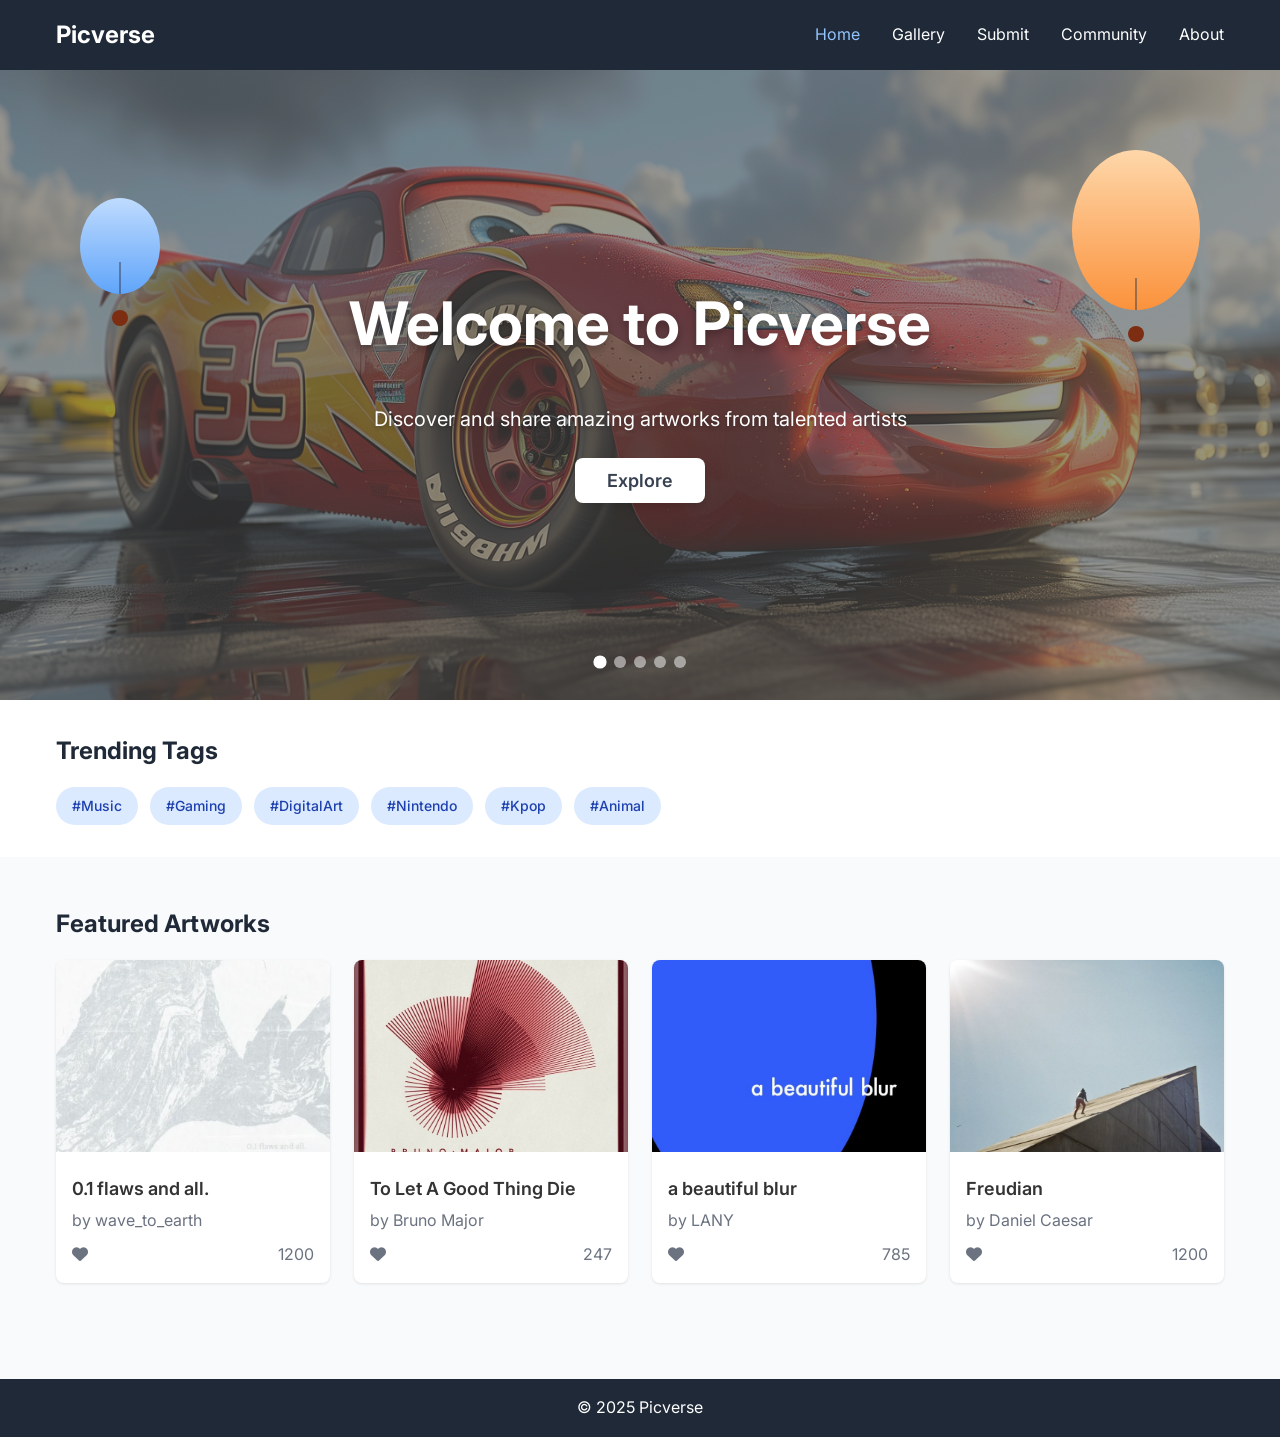
<file: HTML/index.html>
<!DOCTYPE html>
<html lang="en">

<head>
    <meta charset="UTF-8">
    <meta name="viewport" content="width=device-width, initial-scale=1.0">
    <title>Picverse - Art Sharing Platform</title>
    <link rel="stylesheet" href="../CSS/style.css">
    <link href="https://fonts.googleapis.com/css2?family=Inter:wght@300;400;500;600;700&display=swap" rel="stylesheet">
    <link rel="stylesheet" href="https://cdnjs.cloudflare.com/ajax/libs/font-awesome/6.0.0/css/all.min.css">
</head>

<body>
    <nav class="navbar">
        <div class="nav-container">
            <a href="index.html" class="nav-logo">Picverse</a>
            <div class="nav-menu">
                <a href="index.html" class="nav-link active">Home</a>
                <a href="gallery.html" class="nav-link">Gallery</a>
                <a href="submit.html" class="nav-link">Submit</a>
                <a href="community.html" class="nav-link">Community</a>
                <a href="about.html" class="nav-link">About</a>
            </div>
        </div>
    </nav>

    <section class="hero-section">
        <div class="slideshow-container">
            <div class="slideshow-image active" style="background-image: url('../assets/images/slideshow1.jpg')"></div>
            <div class="slideshow-image" style="background-image: url('../assets/images/slideshow2.jpg')"></div>
            <div class="slideshow-image" style="background-image: url('../assets/images/slideshow3.jpg')"></div>
            <div class="slideshow-image" style="background-image: url('../assets/images/slideshow4.jpg')"></div>
            <div class="slideshow-image" style="background-image: url('../assets/images/slideshow5.jpg')"></div>
        </div>
        <div class="hero-overlay"></div>

        <div class="floating-balloon balloon-1">
            <div class="balloon orange-balloon">
                <div class="balloon-string"></div>
                <div class="balloon-weight"></div>
            </div>
        </div>
        <div class="floating-balloon balloon-2">
            <div class="balloon blue-balloon">
                <div class="balloon-string"></div>
                <div class="balloon-weight"></div>
            </div>
        </div>

        <div class="hero-content">
            <h1 class="hero-title">Welcome to Picverse</h1>
            <p class="hero-subtitle">Discover and share amazing artworks from talented artists</p>
            <a href="gallery.html" class="hero-btn">Explore</a>
        </div>

        <div class="slideshow-indicators">
            <button class="indicator active" data-slide="0"></button>
            <button class="indicator" data-slide="1"></button>
            <button class="indicator" data-slide="2"></button>
            <button class="indicator" data-slide="3"></button>
            <button class="indicator" data-slide="4"></button>
        </div>
    </section>

    <section class="trending-section">
        <div class="container">
            <h2 class="section-title">Trending Tags</h2>
            <div class="trending-tags">
                <span class="trending-tag">#Music</span>
                <span class="trending-tag">#Gaming</span>
                <span class="trending-tag">#DigitalArt</span>
                <span class="trending-tag">#Nintendo</span>
                <span class="trending-tag">#Kpop</span>
                <span class="trending-tag">#Animal</span>
            </div>
        </div>
    </section>

    <section class="featured-section">
        <div class="container">
            <h2 class="section-title">Featured Artworks</h2>
            <div class="featured-grid">
                <div class="artwork-card" data-id="1">
                    <img src="../assets/images/artwork1.jpg" alt="0.1 flaws and all.">
                    <div class="card-content">
                        <h3 class="card-title">0.1 flaws and all.</h3>
                        <p class="card-artist">by wave_to_earth</p>
                        <div class="card-stats">
                            <i class="fas fa-heart"></i>
                            <span>1200</span>
                        </div>
                    </div>
                </div>
                <div class="artwork-card" data-id="2">
                    <img src="../assets/images/to let a good thing die.jpg" alt="To Let A Good Thing Die">
                    <div class="card-content">
                        <h3 class="card-title">To Let A Good Thing Die</h3>
                        <p class="card-artist">by Bruno Major</p>
                        <div class="card-stats">
                            <i class="fas fa-heart"></i>
                            <span>247</span>
                        </div>
                    </div>
                </div>
                <div class="artwork-card" data-id="3">
                    <img src="../assets/images/a beautiful blur.jpg" alt="a beautiful blur">
                    <div class="card-content">
                        <h3 class="card-title">a beautiful blur</h3>
                        <p class="card-artist">by LANY</p>
                        <div class="card-stats">
                            <i class="fas fa-heart"></i>
                            <span>785</span>
                        </div>
                    </div>
                </div>
                <div class="artwork-card" data-id="4">
                    <img src="../assets/images/freaudian.jpg" alt="Freudian">
                    <div class="card-content">
                        <h3 class="card-title">Freudian</h3>
                        <p class="card-artist">by Daniel Caesar</p>
                        <div class="card-stats">
                            <i class="fas fa-heart"></i>
                            <span>1200</span>
                        </div>
                    </div>
                </div>
            </div>
        </div>
    </section>

    <footer class="footer">
        <p>&copy; 2025 Picverse</p>
    </footer>

    <script src="../JS/script.js"></script>
</body>

</html>
</file>
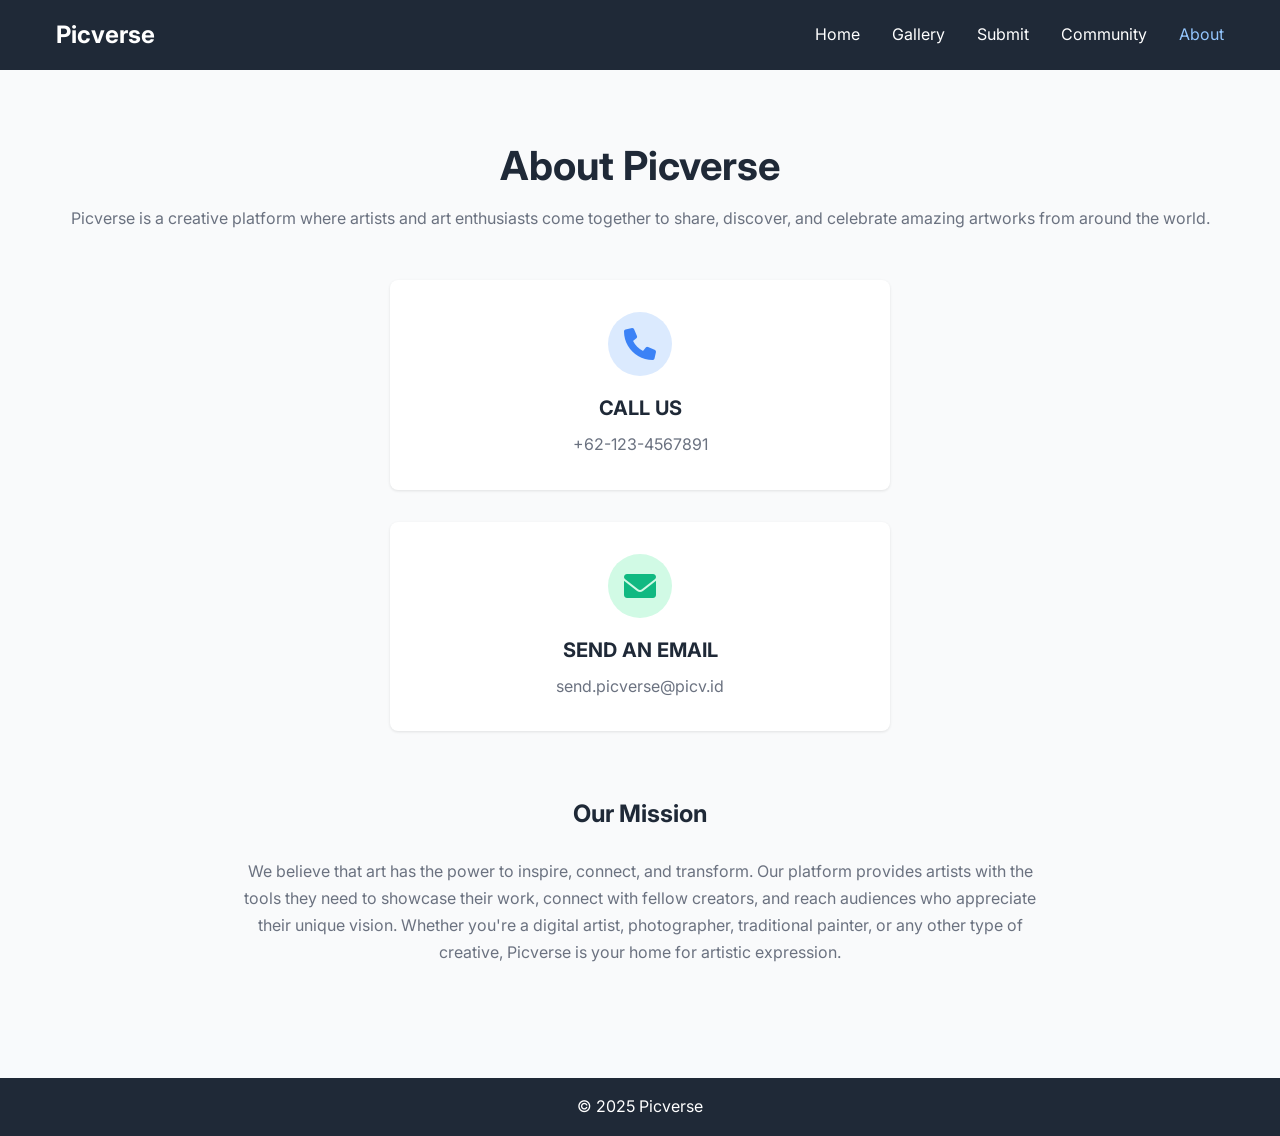
<file: HTML/about.html>
<!DOCTYPE html>
<html lang="en">

<head>
    <meta charset="UTF-8">
    <meta name="viewport" content="width=device-width, initial-scale=1.0">
    <title>About - Picverse</title>
    <link rel="stylesheet" href="../CSS/style.css">
    <link href="https://fonts.googleapis.com/css2?family=Inter:wght@300;400;500;600;700&display=swap" rel="stylesheet">
    <link rel="stylesheet" href="https://cdnjs.cloudflare.com/ajax/libs/font-awesome/6.0.0/css/all.min.css">
</head>

<body>
    <nav class="navbar">
        <div class="nav-container">
            <a href="index.html" class="nav-logo">Picverse</a>
            <div class="nav-menu">
                <a href="index.html" class="nav-link">Home</a>
                <a href="gallery.html" class="nav-link">Gallery</a>
                <a href="submit.html" class="nav-link">Submit</a>
                <a href="community.html" class="nav-link">Community</a>
                <a href="about.html" class="nav-link active">About</a>
            </div>
        </div>
    </nav>

    <div class="about-page">
        <div class="container">
            <div class="about-header">
                <h1 class="page-title">About Picverse</h1>
                <p class="page-subtitle">
                    Picverse is a creative platform where artists and art enthusiasts come together to share, discover, and celebrate amazing artworks from around the world.
                </p>
            </div>

            <div class="contact-grid">
                <div class="contact-card">
                    <div class="contact-icon phone-icon">
                        <i class="fas fa-phone"></i>
                    </div>
                    <h3 class="contact-title">CALL US</h3>
                    <p class="contact-info">+62-123-4567891</p>
                </div>

                <div class="contact-card">
                    <div class="contact-icon email-icon">
                        <i class="fas fa-envelope"></i>
                    </div>
                    <h3 class="contact-title">SEND AN EMAIL</h3>
                    <p class="contact-info">send.picverse@picv.id</p>
                </div>
            </div>

            <div class="mission-section">
                <h2 class="mission-title">Our Mission</h2>
                <p class="mission-text">
                    We believe that art has the power to inspire, connect, and transform. Our platform provides artists with the tools they need to showcase their work, connect with fellow creators, and reach audiences who appreciate their unique vision. Whether you're a
                    digital artist, photographer, traditional painter, or any other type of creative, Picverse is your home for artistic expression.
                </p>
            </div>
        </div>
    </div>

    <footer class="footer">
        <p>&copy; 2025 Picverse</p>
    </footer>

    <script src="../JS/script.js"></script>
</body>

</html>
</file>
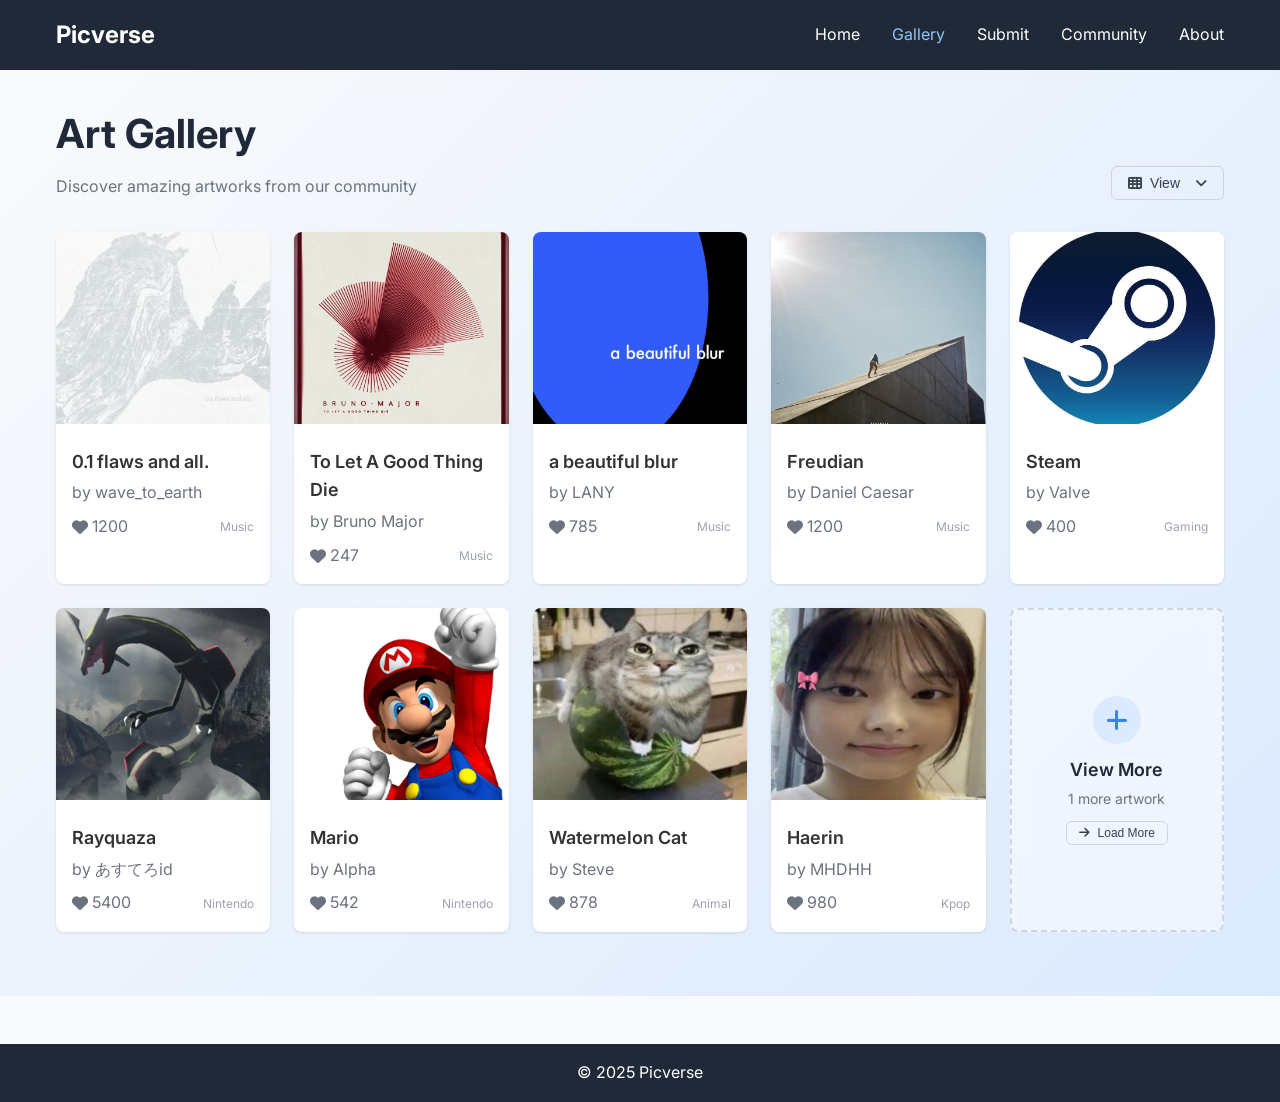
<file: HTML/gallery.html>
<!DOCTYPE html>
<html lang="en">

<head>
    <meta charset="UTF-8">
    <meta name="viewport" content="width=device-width, initial-scale=1.0">
    <title>Gallery - Picverse</title>
    <link rel="stylesheet" href="../CSS/style.css">
    <link href="https://fonts.googleapis.com/css2?family=Inter:wght@300;400;500;600;700&display=swap" rel="stylesheet">
    <link rel="stylesheet" href="https://cdnjs.cloudflare.com/ajax/libs/font-awesome/6.0.0/css/all.min.css">
</head>

<body>
    <nav class="navbar">
        <div class="nav-container">
            <a href="index.html" class="nav-logo">Picverse</a>
            <div class="nav-menu">
                <a href="index.html" class="nav-link">Home</a>
                <a href="gallery.html" class="nav-link active">Gallery</a>
                <a href="submit.html" class="nav-link">Submit</a>
                <a href="community.html" class="nav-link">Community</a>
                <a href="about.html" class="nav-link">About</a>
            </div>
        </div>
    </nav>

    <div class="gallery-page">
        <div class="container">
            <div class="gallery-header">
                <div class="header-content">
                    <h1 class="page-title">Art Gallery</h1>
                    <p class="page-subtitle">Discover amazing artworks from our community</p>
                </div>
                <div class="header-controls">
                    <div class="dropdown">
                        <button class="btn btn-outline dropdown-toggle" id="viewBtn">
                            <i class="fas fa-th"></i>
                            <span>View</span>
                        </button>
                        <div class="dropdown-menu" id="viewDropdown">
                            <button class="dropdown-item" data-view="grid">
                                <i class="fas fa-th"></i>
                                Grid View
                            </button>
                            <button class="dropdown-item" data-view="list">
                                <i class="fas fa-list"></i>
                                List View
                            </button>
                        </div>
                    </div>
                </div>
            </div>

            <div class="gallery-grid" id="galleryGrid">
                <div class="artwork-card" data-id="1">
                    <img src="../assets/images/artwork1.jpg" alt="0.1 flaws and all.">
                    <div class="card-content">
                        <h3 class="card-title">0.1 flaws and all.</h3>
                        <p class="card-artist">by wave_to_earth</p>
                        <div class="card-stats">
                            <div>
                                <i class="fas fa-heart"></i>
                                <span>1200</span>
                            </div>
                            <span class="card-category">Music</span>
                        </div>
                    </div>
                </div>
                <div class="artwork-card" data-id="2">
                    <img src="../assets/images/to let a good thing die.jpg" alt="To Let A Good Thing Die">
                    <div class="card-content">
                        <h3 class="card-title">To Let A Good Thing Die</h3>
                        <p class="card-artist">by Bruno Major</p>
                        <div class="card-stats">
                            <div>
                                <i class="fas fa-heart"></i>
                                <span>247</span>
                            </div>
                            <span class="card-category">Music</span>
                        </div>
                    </div>
                </div>
                <div class="artwork-card" data-id="3">
                    <img src="../assets/images/a beautiful blur.jpg" alt="a beautiful blur">
                    <div class="card-content">
                        <h3 class="card-title">a beautiful blur</h3>
                        <p class="card-artist">by LANY</p>
                        <div class="card-stats">
                            <div>
                                <i class="fas fa-heart"></i>
                                <span>785</span>
                            </div>
                            <span class="card-category">Music</span>
                        </div>
                    </div>
                </div>
                <div class="artwork-card" data-id="4">
                    <img src="../assets/images/freaudian.jpg" alt="Freudian">
                    <div class="card-content">
                        <h3 class="card-title">Freudian</h3>
                        <p class="card-artist">by Daniel Caesar</p>
                        <div class="card-stats">
                            <div>
                                <i class="fas fa-heart"></i>
                                <span>1200</span>
                            </div>
                            <span class="card-category">Music</span>
                        </div>
                    </div>
                </div>
                <div class="artwork-card" data-id="5">
                    <img src="../assets/images/steam.jpg" alt="Steam">
                    <div class="card-content">
                        <h3 class="card-title">Steam</h3>
                        <p class="card-artist">by Valve</p>
                        <div class="card-stats">
                            <div>
                                <i class="fas fa-heart"></i>
                                <span>400</span>
                            </div>
                            <span class="card-category">Gaming</span>
                        </div>
                    </div>
                </div>
                <div class="artwork-card" data-id="6">
                    <img src="../assets/images/rayq.jpg" alt="Rayquaza">
                    <div class="card-content">
                        <h3 class="card-title">Rayquaza</h3>
                        <p class="card-artist">by あすてろid</p>
                        <div class="card-stats">
                            <div>
                                <i class="fas fa-heart"></i>
                                <span>5400</span>
                            </div>
                            <span class="card-category">Nintendo</span>
                        </div>
                    </div>
                </div>
                <div class="artwork-card" data-id="7">
                    <img src="../assets/images/mario.jpg" alt="Mario">
                    <div class="card-content">
                        <h3 class="card-title">Mario</h3>
                        <p class="card-artist">by Alpha</p>
                        <div class="card-stats">
                            <div>
                                <i class="fas fa-heart"></i>
                                <span>542</span>
                            </div>
                            <span class="card-category">Nintendo</span>
                        </div>
                    </div>
                </div>
                <div class="artwork-card" data-id="8">
                    <img src="../assets/images/watermelon carr.jpg" alt="Watermelon Cat">
                    <div class="card-content">
                        <h3 class="card-title">Watermelon Cat</h3>
                        <p class="card-artist">by Steve</p>
                        <div class="card-stats">
                            <div>
                                <i class="fas fa-heart"></i>
                                <span>878</span>
                            </div>
                            <span class="card-category">Animal</span>
                        </div>
                    </div>
                </div>
                <div class="artwork-card" data-id="9">
                    <img src="../assets/images/haerin.jpg" alt="Haerin">
                    <div class="card-content">
                        <h3 class="card-title">Haerin</h3>
                        <p class="card-artist">by MHDHH</p>
                        <div class="card-stats">
                            <div>
                                <i class="fas fa-heart"></i>
                                <span>980</span>
                            </div>
                            <span class="card-category">Kpop</span>
                        </div>
                    </div>
                </div>
                <div class="view-more-card" id="viewMoreCard">
                    <div class="view-more-content">
                        <div class="view-more-icon">
                            <i class="fas fa-plus"></i>
                        </div>
                        <h3 class="view-more-title">View More</h3>
                        <p class="view-more-subtitle">1 more artwork</p>
                        <button class="btn btn-outline btn-sm">
                            <i class="fas fa-arrow-right"></i>
                            Load More
                        </button>
                    </div>
                </div>
            </div>
        </div>
    </div>

    <footer class="footer">
        <p>&copy; 2025 Picverse</p>
    </footer>

    <script src="../JS/script.js"></script>
</body>

</html>
</file>
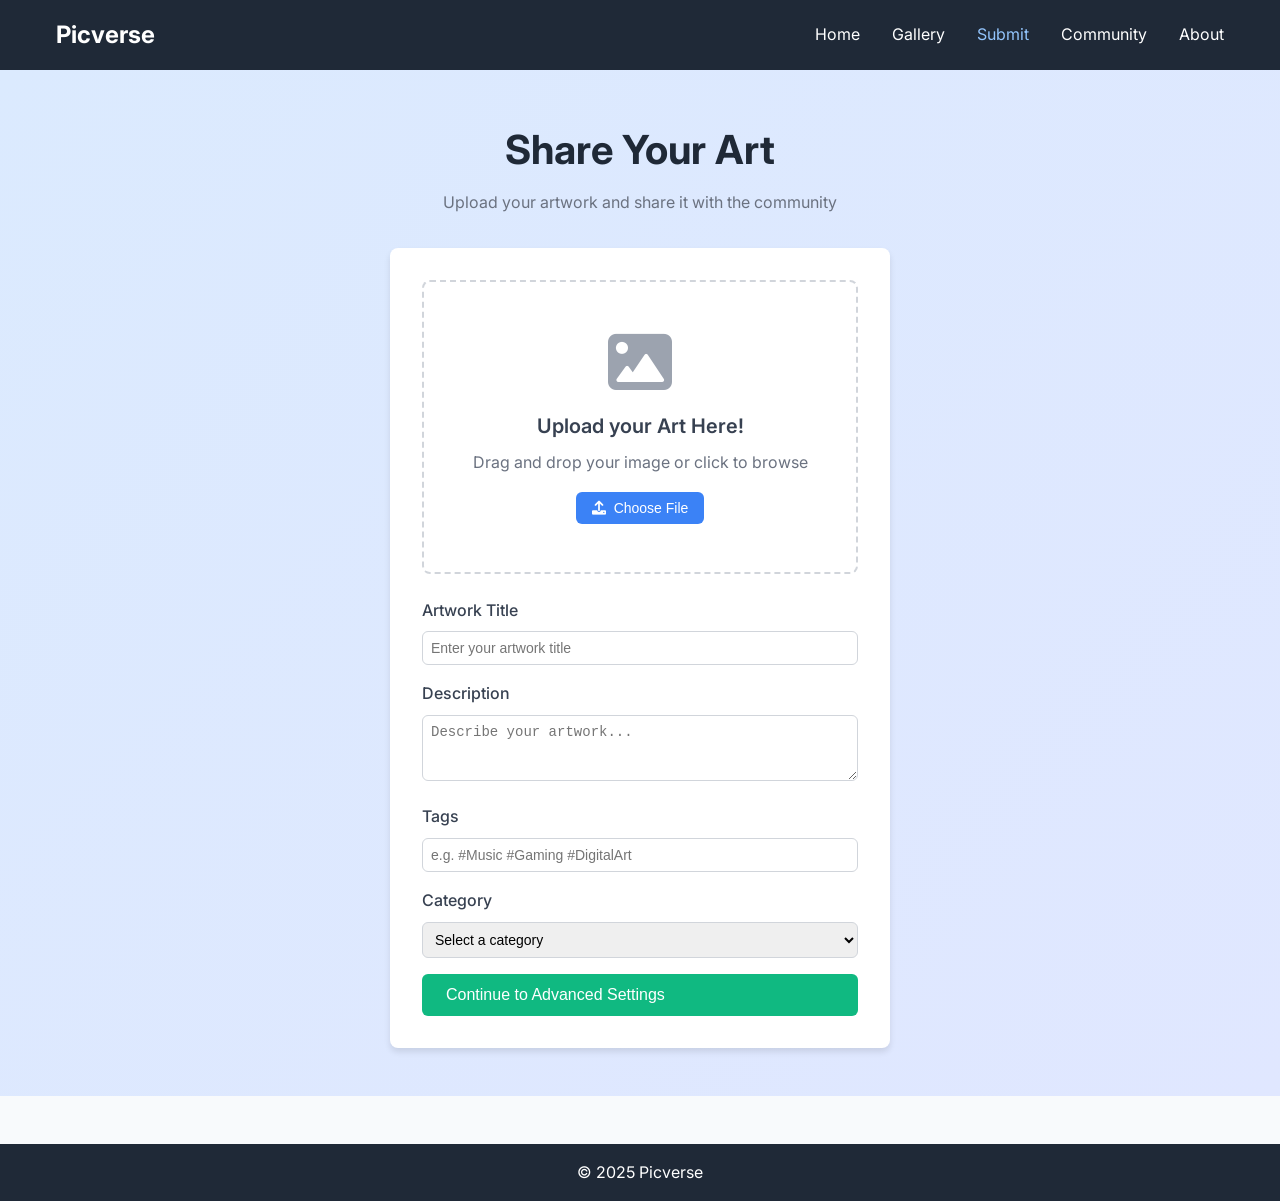
<file: HTML/submit.html>
<!DOCTYPE html>
<html lang="en">

<head>
    <meta charset="UTF-8">
    <meta name="viewport" content="width=device-width, initial-scale=1.0">
    <title>Submit - Picverse</title>
    <link rel="stylesheet" href="../CSS/style.css">
    <link href="https://fonts.googleapis.com/css2?family=Inter:wght@300;400;500;600;700&display=swap" rel="stylesheet">
    <link rel="stylesheet" href="https://cdnjs.cloudflare.com/ajax/libs/font-awesome/6.0.0/css/all.min.css">
</head>

<body>
    <nav class="navbar">
        <div class="nav-container">
            <a href="index.html" class="nav-logo">Picverse</a>
            <div class="nav-menu">
                <a href="index.html" class="nav-link">Home</a>
                <a href="gallery.html" class="nav-link">Gallery</a>
                <a href="submit.html" class="nav-link active">Submit</a>
                <a href="community.html" class="nav-link">Community</a>
                <a href="about.html" class="nav-link">About</a>
            </div>
        </div>
    </nav>

    <div class="submit-page">
        <div class="container">
            <div class="submit-header">
                <h1 class="page-title">Share Your Art</h1>
                <p class="page-subtitle">Upload your artwork and share it with the community</p>
            </div>

            <div class="submit-card">
                <div class="upload-area" id="uploadArea">
                    <i class="fas fa-image upload-icon"></i>
                    <h3 class="upload-title">Upload your Art Here!</h3>
                    <p class="upload-subtitle">Drag and drop your image or click to browse</p>
                    <button class="btn btn-primary">
                        <i class="fas fa-upload"></i>
                        Choose File
                    </button>
                    <input type="file" id="fileInput" accept="image/*" style="display: none;">
                </div>

                <form class="submit-form" id="submitForm">
                    <div class="form-group">
                        <label for="title">Artwork Title</label>
                        <input type="text" id="title" placeholder="Enter your artwork title">
                    </div>

                    <div class="form-group">
                        <label for="description">Description</label>
                        <textarea id="description" placeholder="Describe your artwork..." rows="3"></textarea>
                    </div>

                    <div class="form-group">
                        <label for="tags">Tags</label>
                        <input type="text" id="tags" placeholder="e.g. #Music #Gaming #DigitalArt">
                    </div>

                    <div class="form-group">
                        <label for="category">Category</label>
                        <select id="category">
                            <option value="">Select a category</option>
                            <option value="music">Music</option>
                            <option value="gaming">Gaming</option>
                            <option value="digital">Digital Art</option>
                            <option value="nintendo">Nintendo</option>
                            <option value="kpop">Kpop</option>
                            <option value="animal">Animal</option>
                            <option value="traditional">Traditional Art</option>
                            <option value="photography">Photography</option>
                            <option value="3d">3D Art</option>
                            <option value="pixel">Pixel Art</option>
                        </select>
                    </div>

                    <button type="submit" class="btn btn-success btn-large">
                        Continue to Advanced Settings
                    </button>
                </form>
            </div>
        </div>
    </div>

    <footer class="footer">
        <p>&copy; 2025 Picverse</p>
    </footer>

    <script src="../JS/script.js"></script>
</body>

</html>
</file>
<file: CSS/style.css>
* {
    margin: 0;
    padding: 0;
    box-sizing: border-box;
}

body {
    font-family: 'Inter', sans-serif;
    line-height: 1.6;
    color: #333;
    background-color: #f8fafc;
}

.container {
    max-width: 1200px;
    margin: 0 auto;
    padding: 0 1rem;
}

.navbar {
    background-color: #1f2937;
    color: white;
    padding: 1rem 0;
    position: sticky;
    top: 0;
    z-index: 1000;
}

.nav-container {
    max-width: 1200px;
    margin: 0 auto;
    padding: 0 1rem;
    display: flex;
    justify-content: space-between;
    align-items: center;
}

.nav-logo {
    font-size: 1.5rem;
    font-weight: bold;
    color: white;
    text-decoration: none;
}

.nav-menu {
    display: flex;
    gap: 2rem;
}

.nav-link {
    color: white;
    text-decoration: none;
    transition: color 0.3s ease;
}

.nav-link:hover,
.nav-link.active {
    color: #93c5fd;
}

.btn {
    display: inline-flex;
    align-items: center;
    gap: 0.5rem;
    padding: 0.5rem 1rem;
    border: none;
    border-radius: 0.375rem;
    font-size: 0.875rem;
    font-weight: 500;
    text-decoration: none;
    cursor: pointer;
    transition: all 0.3s ease;
}

.btn-primary {
    background-color: #3b82f6;
    color: white;
}

.btn-primary:hover {
    background-color: #2563eb;
}

.btn-outline {
    background-color: transparent;
    color: #374151;
    border: 1px solid #d1d5db;
}

.btn-outline:hover {
    background-color: #f3f4f6;
}

.btn-success {
    background-color: #10b981;
    color: white;
}

.btn-success:hover {
    background-color: #059669;
}

.btn-sm {
    padding: 0.25rem 0.75rem;
    font-size: 0.75rem;
}

.btn-large {
    padding: 0.75rem 1.5rem;
    font-size: 1rem;
    width: 100%;
}

.hero-section {
    position: relative;
    min-height: 70vh;
    display: flex;
    flex-direction: column;
    align-items: center;
    justify-content: center;
    overflow: hidden;
}

.slideshow-container {
    position: absolute;
    inset: 0;
    z-index: 0;
}

.slideshow-image {
    position: absolute;
    inset: 0;
    background-size: cover;
    background-position: center;
    background-repeat: no-repeat;
    opacity: 0;
    transition: opacity 1s ease-in-out;
}

.slideshow-image.active {
    opacity: 0.7;
}

.hero-overlay {
    position: absolute;
    inset: 0;
    background-color: rgba(0, 0, 0, 0.4);
    z-index: 1;
}

.floating-balloon {
    position: absolute;
    z-index: 10;
    animation: float 6s ease-in-out infinite;
}

.balloon-1 {
    top: 5rem;
    right: 5rem;
}

.balloon-2 {
    top: 8rem;
    left: 5rem;
    animation: drift 8s ease-in-out infinite;
}

.balloon {
    position: relative;
    border-radius: 50%;
}

.orange-balloon {
    width: 8rem;
    height: 10rem;
    background: linear-gradient(to bottom, #fed7aa, #fb923c);
}

.blue-balloon {
    width: 5rem;
    height: 6rem;
    background: linear-gradient(to bottom, #bfdbfe, #60a5fa);
}

.balloon-string {
    position: absolute;
    bottom: 0;
    left: 50%;
    transform: translateX(-50%);
    width: 1px;
    height: 2rem;
    background-color: #374151;
}

.balloon-weight {
    position: absolute;
    bottom: -2rem;
    left: 50%;
    transform: translateX(-50%);
    width: 1rem;
    height: 1rem;
    background-color: #7c2d12;
    border-radius: 50%;
}

.hero-content {
    text-align: center;
    z-index: 20;
    position: relative;
    color: white;
    padding: 0 1rem;
}

.hero-title {
    font-size: 3.75rem;
    font-weight: bold;
    margin-bottom: 2rem;
    text-shadow: 0 4px 8px rgba(0, 0, 0, 0.3);
}

.hero-subtitle {
    font-size: 1.25rem;
    margin-bottom: 2rem;
    text-shadow: 0 2px 4px rgba(0, 0, 0, 0.3);
}

.hero-btn {
    background-color: white;
    color: #374151;
    padding: 0.75rem 2rem;
    font-size: 1.125rem;
    font-weight: 600;
    text-decoration: none;
    border-radius: 0.5rem;
    box-shadow: 0 4px 6px rgba(0, 0, 0, 0.1);
    transition: all 0.3s ease;
}

.hero-btn:hover {
    background-color: #f3f4f6;
    transform: translateY(-2px);
}

.slideshow-indicators {
    position: absolute;
    bottom: 2rem;
    left: 50%;
    transform: translateX(-50%);
    display: flex;
    gap: 0.5rem;
    z-index: 20;
}

.indicator {
    width: 0.75rem;
    height: 0.75rem;
    border-radius: 50%;
    border: none;
    background-color: rgba(255, 255, 255, 0.5);
    cursor: pointer;
    transition: all 0.3s ease;
}

.indicator.active,
.indicator:hover {
    background-color: white;
    transform: scale(1.1);
}

.trending-section {
    background-color: white;
    padding: 2rem 0;
}

.section-title {
    font-size: 1.5rem;
    font-weight: bold;
    margin-bottom: 1rem;
    color: #1f2937;
}

.trending-tags {
    display: flex;
    flex-wrap: wrap;
    gap: 0.75rem;
}

.trending-tag {
    background-color: #dbeafe;
    color: #1e40af;
    padding: 0.5rem 1rem;
    border-radius: 9999px;
    font-size: 0.875rem;
    font-weight: 500;
    cursor: pointer;
    transition: all 0.3s ease;
    position: relative;
    overflow: hidden;
}

.trending-tag:hover {
    background-color: #bfdbfe;
    color: #1e3a8a;
    transform: scale(1.05);
    box-shadow: 0 4px 6px rgba(0, 0, 0, 0.1);
}

.trending-tag::before {
    content: "";
    position: absolute;
    top: 0;
    left: -100%;
    width: 100%;
    height: 100%;
    background: linear-gradient(90deg, transparent, rgba(255, 255, 255, 0.3), transparent);
    transition: left 0.5s;
}

.trending-tag:hover::before {
    left: 100%;
}

.featured-section {
    background-color: #f9fafb;
    padding: 3rem 0;
}

.featured-grid {
    display: grid;
    grid-template-columns: repeat(auto-fit, minmax(250px, 1fr));
    gap: 1.5rem;
}

.artwork-card {
    background-color: white;
    border-radius: 0.5rem;
    overflow: hidden;
    box-shadow: 0 1px 3px rgba(0, 0, 0, 0.1);
    transition: all 0.3s ease;
    cursor: pointer;
}

.artwork-card:hover {
    box-shadow: 0 10px 25px rgba(0, 0, 0, 0.15);
    transform: translateY(-4px);
}

.artwork-card img {
    width: 100%;
    height: 12rem;
    object-fit: cover;
    transition: transform 0.3s ease;
}

.artwork-card:hover img {
    transform: scale(1.05);
}

.card-content {
    padding: 1rem;
}

.card-title {
    font-size: 1.125rem;
    font-weight: 600;
    margin-bottom: 0.25rem;
    transition: color 0.3s ease;
}

.artwork-card:hover .card-title {
    color: #3b82f6;
}

.card-artist {
    color: #6b7280;
    margin-bottom: 0.5rem;
}

.card-stats {
    display: flex;
    align-items: center;
    justify-content: space-between;
    color: #6b7280;
}

.card-stats div {
    display: flex;
    align-items: center;
    gap: 0.25rem;
}

.card-stats i {
    transition: color 0.3s ease;
}

.artwork-card:hover .card-stats i {
    color: #ef4444;
}

.card-category {
    font-size: 0.75rem;
    color: #9ca3af;
}

.gallery-page {
    background: linear-gradient(135deg, #f9fafb 0%, #dbeafe 100%);
    min-height: calc(100vh - 140px);
    padding: 2rem 0;
}

.gallery-header {
    display: flex;
    justify-content: space-between;
    align-items: flex-end;
    margin-bottom: 2rem;
}

.page-title {
    font-size: 2.5rem;
    font-weight: bold;
    color: #1f2937;
    margin-bottom: 0.5rem;
}

.page-subtitle {
    color: #6b7280;
}

.header-controls {
    display: flex;
    gap: 0.75rem;
}

.dropdown {
    position: relative;
}

.dropdown-toggle::after {
    content: '\f107';
    font-family: 'Font Awesome 5 Free';
    font-weight: 900;
    margin-left: 0.5rem;
}

.dropdown-menu {
    position: absolute;
    top: 100%;
    right: 0;
    background-color: white;
    border: 1px solid #e5e7eb;
    border-radius: 0.375rem;
    box-shadow: 0 4px 6px rgba(0, 0, 0, 0.1);
    min-width: 150px;
    z-index: 1000;
    display: none;
}

.dropdown-menu.show {
    display: block;
}

.dropdown-item {
    display: flex;
    align-items: center;
    gap: 0.5rem;
    width: 100%;
    padding: 0.5rem 1rem;
    border: none;
    background: none;
    text-align: left;
    cursor: pointer;
    transition: background-color 0.3s ease;
}

.dropdown-item:hover {
    background-color: #f3f4f6;
}

.gallery-grid {
    display: grid;
    grid-template-columns: repeat(auto-fit, minmax(200px, 1fr));
    gap: 1.5rem;
    margin-bottom: 2rem;
}

.gallery-grid.list-view {
    grid-template-columns: 1fr;
}

.gallery-grid.list-view .artwork-card {
    display: flex;
    height: 8rem;
}

.gallery-grid.list-view .artwork-card img {
    width: 8rem;
    height: 8rem;
    flex-shrink: 0;
}

.gallery-grid.list-view .card-content {
    flex: 1;
    display: flex;
    flex-direction: column;
    justify-content: space-between;
}

.view-more-card {
    display: flex;
    align-items: center;
    justify-content: center;
    background: rgba(255, 255, 255, 0.5);
    backdrop-filter: blur(10px);
    border: 2px dashed #d1d5db;
    border-radius: 0.5rem;
    cursor: pointer;
    transition: all 0.3s ease;
    min-height: 250px;
}

.view-more-card:hover {
    box-shadow: 0 10px 25px rgba(0, 0, 0, 0.15);
    border-color: #3b82f6;
}

.view-more-content {
    text-align: center;
}

.view-more-icon {
    width: 3rem;
    height: 3rem;
    border-radius: 50%;
    background-color: #dbeafe;
    display: flex;
    align-items: center;
    justify-content: center;
    margin: 0 auto 0.75rem;
}

.view-more-icon i {
    color: #3b82f6;
    font-size: 1.5rem;
}

.view-more-title {
    font-size: 1.125rem;
    font-weight: 600;
    color: #1f2937;
    margin-bottom: 0.25rem;
}

.view-more-subtitle {
    color: #6b7280;
    font-size: 0.875rem;
    margin-bottom: 0.5rem;
}

.community-nav {
    background-color: white;
    box-shadow: 0 1px 3px rgba(0, 0, 0, 0.1);
    border-bottom: 1px solid #e5e7eb;
    position: sticky;
    top: 73px;
    z-index: 100;
}

.community-nav-content {
    display: flex;
    justify-content: space-between;
    align-items: center;
    padding: 0.75rem 0;
}

.community-title {
    font-size: 1.5rem;
    font-weight: bold;
    color: #1f2937;
}

.community-nav-buttons {
    display: flex;
    gap: 1rem;
}

.community-page {
    background: linear-gradient(135deg, #f9fafb 0%, #dbeafe 100%);
    min-height: calc(100vh - 200px);
    padding: 1.5rem 0;
}

.community-grid {
    display: grid;
    grid-template-columns: 1fr 2fr 1fr;
    gap: 1.5rem;
}

.sidebar-card {
    background-color: white;
    border-radius: 0.5rem;
    box-shadow: 0 4px 6px rgba(0, 0, 0, 0.1);
    padding: 1.5rem;
    position: sticky;
    top: 150px;
    height: fit-content;
}

.sidebar-header {
    display: flex;
    align-items: center;
    gap: 0.5rem;
    margin-bottom: 1.5rem;
}

.sidebar-header h3 {
    font-size: 1.25rem;
    font-weight: bold;
}

.trending-icon {
    color: #f59e0b;
}

.users-icon {
    color: #8b5cf6;
}

.trending-topic {
    padding: 0.75rem;
    border-radius: 0.5rem;
    cursor: pointer;
    transition: background-color 0.3s ease;
    position: relative;
}

.trending-topic:hover {
    background-color: #f9fafb;
}

.topic-category {
    font-size: 0.75rem;
    color: #6b7280;
    text-transform: uppercase;
    letter-spacing: 0.05em;
}

.topic-name {
    font-weight: bold;
    font-size: 0.875rem;
    margin: 0.25rem 0;
}

.topic-posts {
    font-size: 0.75rem;
    color: #6b7280;
}

.topic-menu {
    position: absolute;
    top: 0.75rem;
    right: 0.75rem;
    opacity: 0;
    transition: opacity 0.3s ease;
}

.trending-topic:hover .topic-menu {
    opacity: 1;
}

.suggested-user {
    display: flex;
    align-items: center;
    gap: 0.75rem;
    padding: 0.75rem;
    border-radius: 0.5rem;
    transition: background-color 0.3s ease;
    position: relative;
}

.suggested-user:hover {
    background-color: #f9fafb;
}

.user-avatar {
    position: relative;
}

.user-avatar img {
    width: 3rem;
    height: 3rem;
    border-radius: 50%;
    object-fit: cover;
}

.verified-badge {
    position: absolute;
    bottom: -2px;
    right: -2px;
    width: 1.25rem;
    height: 1.25rem;
    background-color: #3b82f6;
    border-radius: 50%;
    border: 2px solid white;
    display: flex;
    align-items: center;
    justify-content: center;
}

.verified-badge i {
    color: white;
    font-size: 0.625rem;
}

.user-info {
    flex: 1;
}

.user-name {
    font-weight: bold;
    font-size: 0.875rem;
    display: flex;
    align-items: center;
    gap: 0.25rem;
}

.user-username {
    font-size: 0.75rem;
    color: #6b7280;
}

.user-followers {
    font-size: 0.625rem;
    color: #9ca3af;
}

.user-actions {
    display: flex;
    align-items: center;
    gap: 0.25rem;
}

.follow-btn {
    padding: 0.25rem 0.75rem;
    font-size: 0.75rem;
    border-radius: 0.375rem;
    transition: all 0.3s ease;
}

.follow-btn.following {
    background-color: #5053F2;
    color: white;
}

.follow-btn.following:hover {
    background-color: #5053F2;
}

.user-menu {
    opacity: 0;
    transition: opacity 0.3s ease;
}

.suggested-user:hover .user-menu {
    opacity: 1;
}

.sidebar-link {
    background: none;
    border: none;
    color: #3b82f6;
    font-weight: 600;
    font-size: 0.875rem;
    cursor: pointer;
    padding: 0;
    margin-top: 1rem;
}

.sidebar-link:hover {
    text-decoration: underline;
}

.post-card {
    background-color: white;
    border-radius: 0.5rem;
    box-shadow: 0 10px 25px rgba(0, 0, 0, 0.1);
    overflow: hidden;
}

.post-header {
    padding: 1.5rem;
    background: linear-gradient(to right, white, #f9fafb);
    display: flex;
    justify-content: space-between;
    align-items: center;
}

.post-author {
    display: flex;
    align-items: center;
    gap: 1rem;
}

.author-avatar {
    position: relative;
}

.author-avatar img {
    width: 3.5rem;
    height: 3.5rem;
    border-radius: 50%;
    border: 2px solid #dbeafe;
    object-fit: cover;
}

.author-avatar .verified-badge {
    bottom: -4px;
    right: -4px;
    width: 1.5rem;
    height: 1.5rem;
}

.author-info h3 {
    font-size: 1.25rem;
    font-weight: bold;
    display: flex;
    align-items: center;
    gap: 0.5rem;
}

.author-meta {
    font-size: 0.875rem;
    color: #6b7280;
}

.post-image {
    position: relative;
}

.post-image img {
    width: 100%;
    height: 37.5rem;
    object-fit: cover;
}

.image-overlay {
    position: absolute;
    bottom: 1rem;
    left: 1rem;
    background-color: rgba(0, 0, 0, 0.5);
    color: white;
    padding: 0.5rem 0.75rem;
    border-radius: 9999px;
    font-size: 0.875rem;
}

.post-actions {
    padding: 1.5rem;
    background-color: white;
}

.action-buttons {
    display: flex;
    justify-content: space-between;
    align-items: center;
    margin-bottom: 1rem;
}

.action-group {
    display: flex;
    gap: 1.5rem;
}

.action-btn {
    display: flex;
    align-items: center;
    gap: 0.5rem;
    background: none;
    border: none;
    cursor: pointer;
    color: #374151;
    font-weight: 500;
    transition: color 0.3s ease;
}

.action-btn:hover {
    color: #3b82f6;
}

.action-btn.liked {
    color: #ef4444;
}

.action-btn.saved {
    color: #3b82f6;
}

.post-content {
    margin-bottom: 1.5rem;
}

.post-caption {
    display: flex;
    align-items: flex-start;
    gap: 0.75rem;
    margin-bottom: 1rem;
}

.caption-avatar img {
    width: 2rem;
    height: 2rem;
    border-radius: 50%;
    object-fit: cover;
}

.caption-content {
    flex: 1;
}

.caption-author {
    font-weight: bold;
    font-size: 0.875rem;
    display: flex;
    align-items: center;
    gap: 0.5rem;
}

.caption-text {
    color: #1f2937;
    margin-top: 0.25rem;
}

.post-comment {
    display: flex;
    align-items: flex-start;
    gap: 0.75rem;
    margin-bottom: 0.75rem;
}

.comment-avatar img {
    width: 2rem;
    height: 2rem;
    border-radius: 50%;
    object-fit: cover;
}

.comment-content {
    flex: 1;
}

.comment-author {
    font-weight: 600;
    font-size: 0.875rem;
    display: flex;
    align-items: center;
    gap: 0.5rem;
}

.comment-text {
    color: #374151;
    margin-top: 0.25rem;
}

.view-comments {
    background: none;
    border: none;
    color: #6b7280;
    cursor: pointer;
    padding: 0;
    margin-bottom: 1rem;
}

.view-comments:hover {
    text-decoration: underline;
}

.comment-form {
    display: flex;
    align-items: center;
    gap: 0.75rem;
    padding-top: 1rem;
    border-top: 1px solid #e5e7eb;
}

.comment-form img {
    width: 2.5rem;
    height: 2.5rem;
    border-radius: 50%;
    object-fit: cover;
}

.comment-input {
    flex: 1;
    padding: 0.5rem 1rem;
    border: 1px solid #e5e7eb;
    border-radius: 9999px;
    font-size: 0.875rem;
}

.comment-input:focus {
    outline: none;
    border-color: #3b82f6;
}

.comment-submit {
    background-color: #3b82f6;
    color: white;
    border: none;
    padding: 0.5rem 1.5rem;
    border-radius: 9999px;
    font-weight: 600;
    cursor: pointer;
    transition: background-color 0.3s ease;
}

.comment-submit:hover {
    background-color: #2563eb;
}

.submit-page {
    background: linear-gradient(135deg, #dbeafe 0%, #e0e7ff 100%);
    min-height: calc(100vh - 140px);
    padding: 3rem 0;
}

.submit-header {
    text-align: center;
    margin-bottom: 2rem;
}

.submit-card {
    background-color: white;
    border-radius: 0.5rem;
    box-shadow: 0 4px 6px rgba(0, 0, 0, 0.1);
    padding: 2rem;
    max-width: 500px;
    margin: 0 auto;
}

.upload-area {
    border: 2px dashed #d1d5db;
    border-radius: 0.5rem;
    padding: 3rem;
    text-align: center;
    margin-bottom: 1.5rem;
    transition: all 0.3s ease;
    cursor: pointer;
}

.upload-area:hover {
    border-color: #9ca3af;
    background-color: #f9fafb;
}

.upload-area.dragover {
    border-color: #3b82f6;
    background-color: #dbeafe;
}

.upload-icon {
    font-size: 4rem;
    color: #9ca3af;
    margin-bottom: 1rem;
}

.upload-title {
    font-size: 1.25rem;
    font-weight: 600;
    color: #374151;
    margin-bottom: 0.5rem;
}

.upload-subtitle {
    color: #6b7280;
    margin-bottom: 1rem;
}

.form-group {
    margin-bottom: 1rem;
}

.form-group label {
    display: block;
    font-weight: 500;
    margin-bottom: 0.5rem;
    color: #374151;
}

.form-group input,
.form-group textarea,
.form-group select {
    width: 100%;
    padding: 0.5rem;
    border: 1px solid #d1d5db;
    border-radius: 0.375rem;
    font-size: 0.875rem;
}

.form-group input:focus,
.form-group textarea:focus,
.form-group select:focus {
    outline: none;
    border-color: #3b82f6;
    box-shadow: 0 0 0 3px rgba(59, 130, 246, 0.1);
}

.about-page {
    background-color: #f9fafb;
    min-height: calc(100vh - 140px);
    padding: 4rem 0;
}

.about-header {
    text-align: center;
    margin-bottom: 3rem;
}

.contact-grid {
    display: grid;
    grid-template-columns: repeat(auto-fit, minmax(250px, 1fr));
    gap: 2rem;
    max-width: 500px;
    margin: 0 auto 4rem;
}

.contact-card {
    background-color: white;
    padding: 2rem;
    border-radius: 0.5rem;
    text-align: center;
    box-shadow: 0 1px 3px rgba(0, 0, 0, 0.1);
    transition: box-shadow 0.3s ease;
}

.contact-card:hover {
    box-shadow: 0 4px 6px rgba(0, 0, 0, 0.1);
}

.contact-icon {
    width: 4rem;
    height: 4rem;
    border-radius: 50%;
    display: flex;
    align-items: center;
    justify-content: center;
    margin: 0 auto 1rem;
}

.phone-icon {
    background-color: #dbeafe;
}

.phone-icon i {
    color: #3b82f6;
    font-size: 2rem;
}

.email-icon {
    background-color: #d1fae5;
}

.email-icon i {
    color: #10b981;
    font-size: 2rem;
}

.contact-title {
    font-size: 1.25rem;
    font-weight: bold;
    color: #1f2937;
    margin-bottom: 0.5rem;
}

.contact-info {
    color: #6b7280;
}

.mission-section {
    text-align: center;
    max-width: 800px;
    margin: 0 auto;
}

.mission-title {
    font-size: 1.5rem;
    font-weight: bold;
    color: #1f2937;
    margin-bottom: 1.5rem;
}

.mission-text {
    color: #6b7280;
    line-height: 1.7;
}

.footer {
    background-color: #1f2937;
    color: white;
    text-align: center;
    padding: 1rem 0;
    margin-top: 3rem;
}

@keyframes float {
    0%,
    100% {
        transform: translateY(0px) rotate(0deg);
    }
    33% {
        transform: translateY(-10px) rotate(1deg);
    }
    66% {
        transform: translateY(5px) rotate(-1deg);
    }
}

@keyframes drift {
    0% {
        transform: translateX(0px);
    }
    50% {
        transform: translateX(20px);
    }
    100% {
        transform: translateX(0px);
    }
}

@media (max-width: 1024px) {
    .container {
        padding: 0 1.5rem;
    }
    .hero-title {
        font-size: 3rem;
    }
    .hero-subtitle {
        font-size: 1.125rem;
    }
    .floating-balloon {
        display: none;
    }
    .community-grid {
        grid-template-columns: 1fr 2fr;
        gap: 1rem;
    }
    .sidebar-right {
        display: none;
    }
    .sidebar-left {
        position: static;
    }
    .sidebar-card {
        position: static;
        margin-bottom: 1rem;
    }
    .post-image img {
        height: 25rem;
    }
    .featured-grid {
        grid-template-columns: repeat(auto-fit, minmax(220px, 1fr));
        gap: 1rem;
    }
    .gallery-grid {
        grid-template-columns: repeat(auto-fit, minmax(180px, 1fr));
        gap: 1rem;
    }
    .submit-card {
        margin: 0 1rem;
        padding: 1.5rem;
    }
    .upload-area {
        padding: 2rem;
    }
    .upload-icon {
        font-size: 3rem;
    }
}

@media (max-width: 768px) {
    .container {
        padding: 0 1rem;
    }
    .nav-container {
        padding: 0 1rem;
    }
    .nav-menu {
        gap: 1rem;
        flex-wrap: wrap;
    }
    .nav-link {
        font-size: 0.875rem;
    }
    .hero-section {
        min-height: 60vh;
    }
    .hero-title {
        font-size: 2.5rem;
        margin-bottom: 1.5rem;
    }
    .hero-subtitle {
        font-size: 1rem;
        margin-bottom: 1.5rem;
    }
    .hero-btn {
        padding: 0.625rem 1.5rem;
        font-size: 1rem;
    }
    .floating-balloon {
        display: none;
    }
    .trending-section {
        padding: 1.5rem 0;
    }
    .trending-tags {
        gap: 0.5rem;
    }
    .trending-tag {
        padding: 0.375rem 0.75rem;
        font-size: 0.75rem;
    }
    .featured-section {
        padding: 2rem 0;
    }
    .featured-grid {
        grid-template-columns: repeat(auto-fit, minmax(200px, 1fr));
        gap: 1rem;
    }
    .gallery-header {
        flex-direction: column;
        align-items: flex-start;
        gap: 1rem;
        margin-bottom: 1.5rem;
    }
    .page-title {
        font-size: 2rem;
    }
    .gallery-grid {
        grid-template-columns: repeat(auto-fit, minmax(150px, 1fr));
        gap: 1rem;
    }
    .view-more-card {
        min-height: 200px;
    }
    .community-nav-content {
        flex-direction: column;
        gap: 1rem;
        align-items: flex-start;
        padding: 1rem 0;
    }
    .community-title {
        font-size: 1.25rem;
    }
    .community-nav-buttons {
        gap: 0.5rem;
    }
    .community-grid {
        grid-template-columns: 1fr;
        gap: 1rem;
    }
    .sidebar-left,
    .sidebar-right {
        position: static;
        order: 2;
    }
    .main-content {
        order: 1;
    }
    .sidebar-card {
        position: static;
        padding: 1rem;
    }
    .post-header {
        padding: 1rem;
    }
    .author-avatar img {
        width: 2.5rem !important;
        height: 2.5rem !important;
    }
    .author-info h3 {
        font-size: 1rem;
        flex-direction: column;
        align-items: flex-start;
        gap: 0.5rem;
    }
    .post-image img {
        height: 20rem;
    }
    .post-actions {
        padding: 1rem;
    }
    .action-group {
        gap: 1rem;
    }
    .action-btn {
        font-size: 0.875rem;
    }
    .submit-page {
        padding: 2rem 0;
    }
    .submit-card {
        margin: 0 1rem;
        padding: 1.5rem;
    }
    .upload-area {
        padding: 2rem 1rem;
    }
    .upload-icon {
        font-size: 3rem;
    }
    .upload-title {
        font-size: 1.125rem;
    }
    .about-page {
        padding: 2rem 0;
    }
    .contact-grid {
        grid-template-columns: 1fr;
        gap: 1rem;
        margin: 0 auto 2rem;
    }
    .contact-card {
        padding: 1.5rem;
    }
    .mission-section {
        padding: 0 1rem;
    }
}

@media (max-width: 480px) {
    .container {
        padding: 0 0.75rem;
    }
    .nav-container {
        padding: 0 0.75rem;
    }
    .nav-logo {
        font-size: 1.25rem;
    }
    .nav-menu {
        gap: 0.75rem;
    }
    .nav-link {
        font-size: 0.8rem;
    }
    .hero-section {
        min-height: 50vh;
    }
    .hero-title {
        font-size: 2rem;
        margin-bottom: 1rem;
    }
    .hero-subtitle {
        font-size: 0.875rem;
        margin-bottom: 1rem;
    }
    .hero-btn {
        padding: 0.5rem 1.25rem;
        font-size: 0.875rem;
    }
    .slideshow-indicators {
        bottom: 1rem;
        gap: 0.375rem;
    }
    .indicator {
        width: 0.625rem;
        height: 0.625rem;
    }
    .section-title {
        font-size: 1.25rem;
    }
    .trending-tags {
        gap: 0.375rem;
    }
    .trending-tag {
        padding: 0.25rem 0.5rem;
        font-size: 0.7rem;
    }
    .featured-grid {
        grid-template-columns: 1fr;
        gap: 0.75rem;
    }
    .artwork-card img {
        height: 10rem;
    }
    .card-content {
        padding: 0.75rem;
    }
    .card-title {
        font-size: 1rem;
    }
    .page-title {
        font-size: 1.75rem;
    }
    .gallery-grid {
        grid-template-columns: 1fr;
        gap: 0.75rem;
    }
    .view-more-card {
        min-height: 150px;
    }
    .view-more-icon {
        width: 2.5rem;
        height: 2.5rem;
    }
    .view-more-title {
        font-size: 1rem;
    }
    .community-nav-content {
        padding: 0.75rem 0;
    }
    .community-title {
        font-size: 1.125rem;
    }
    .btn-sm {
        padding: 0.2rem 0.5rem;
        font-size: 0.7rem;
    }
    .sidebar-card {
        padding: 0.75rem;
    }
    .sidebar-header h3 {
        font-size: 1rem;
    }
    .trending-topic {
        padding: 0.5rem;
    }
    .topic-name {
        font-size: 0.8rem;
    }
    .suggested-user {
        padding: 0.5rem;
        gap: 0.5rem;
    }
    .user-avatar img {
        width: 2.5rem !important;
        height: 2.5rem !important;
    }
    .user-name {
        font-size: 0.8rem;
    }
    .user-username {
        font-size: 0.7rem;
    }
    .user-followers {
        font-size: 0.6rem;
    }
    .post-header {
        padding: 0.75rem;
    }
    .author-avatar img {
        width: 2rem !important;
        height: 2rem !important;
    }
    .author-info h3 {
        font-size: 0.875rem;
    }
    .author-meta {
        font-size: 0.75rem;
    }
    .post-image img {
        height: 15rem;
    }
    .image-overlay {
        font-size: 0.75rem;
        padding: 0.375rem 0.5rem;
    }
    .post-actions {
        padding: 0.75rem;
    }
    .action-btn {
        font-size: 0.75rem;
        gap: 0.25rem;
    }
    .caption-avatar {
        width: 1.5rem !important;
        height: 1.5rem !important;
    }
    .comment-avatar {
        width: 1.5rem !important;
        height: 1.5rem !important;
    }
    .caption-author,
    .comment-author {
        font-size: 0.75rem;
    }
    .caption-text,
    .comment-text {
        font-size: 0.75rem;
    }
    .comment-form img {
        width: 2rem;
        height: 2rem;
    }
    .comment-input {
        font-size: 0.75rem;
        padding: 0.375rem 0.75rem;
    }
    .comment-submit {
        padding: 0.375rem 1rem;
        font-size: 0.75rem;
    }
    .submit-card {
        margin: 0 0.75rem;
        padding: 1rem;
    }
    .upload-area {
        padding: 1.5rem 0.75rem;
    }
    .upload-icon {
        font-size: 2.5rem;
    }
    .upload-title {
        font-size: 1rem;
    }
    .upload-subtitle {
        font-size: 0.75rem;
    }
    .form-group input,
    .form-group textarea,
    .form-group select {
        font-size: 0.75rem;
        padding: 0.375rem;
    }
    .btn-large {
        padding: 0.625rem 1rem;
        font-size: 0.875rem;
    }
    .contact-card {
        padding: 1rem;
    }
    .contact-icon {
        width: 3rem;
        height: 3rem;
    }
    .contact-icon i {
        font-size: 1.5rem;
    }
    .contact-title {
        font-size: 1rem;
    }
    .contact-info {
        font-size: 0.875rem;
    }
    .mission-title {
        font-size: 1.25rem;
    }
    .mission-text {
        font-size: 0.875rem;
    }
}

@media (max-width: 360px) {
    .container {
        padding: 0 0.5rem;
    }
    .nav-container {
        padding: 0 0.5rem;
    }
    .nav-menu {
        gap: 0.5rem;
    }
    .nav-link {
        font-size: 0.75rem;
    }
    .hero-title {
        font-size: 1.75rem;
    }
    .hero-subtitle {
        font-size: 0.8rem;
    }
    .hero-btn {
        padding: 0.5rem 1rem;
        font-size: 0.8rem;
    }
    .trending-tag {
        padding: 0.2rem 0.4rem;
        font-size: 0.65rem;
    }
    .page-title {
        font-size: 1.5rem;
    }
    .post-image img {
        height: 12rem;
    }
    .submit-card {
        margin: 0 0.5rem;
        padding: 0.75rem;
    }
    .upload-area {
        padding: 1rem 0.5rem;
    }
    .upload-icon {
        font-size: 2rem;
    }
    .upload-title {
        font-size: 0.875rem;
    }
}
</file>
